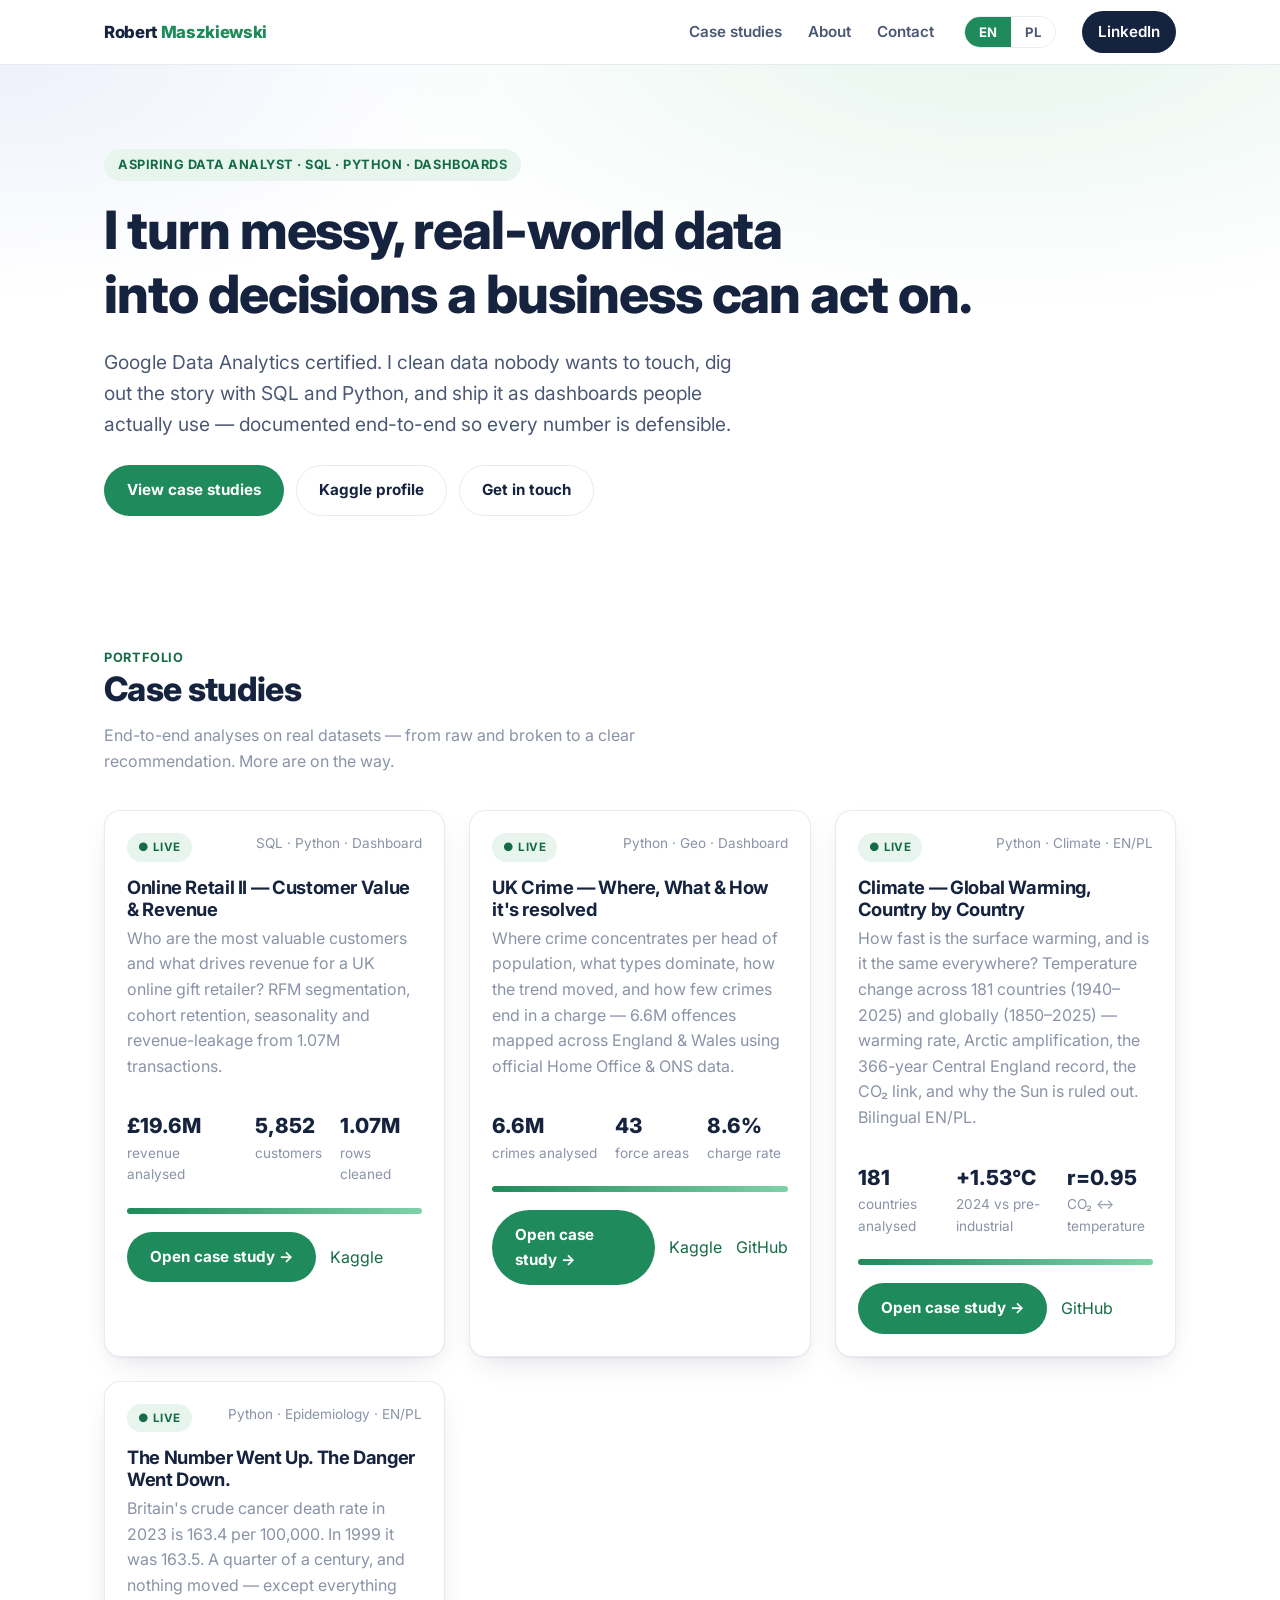
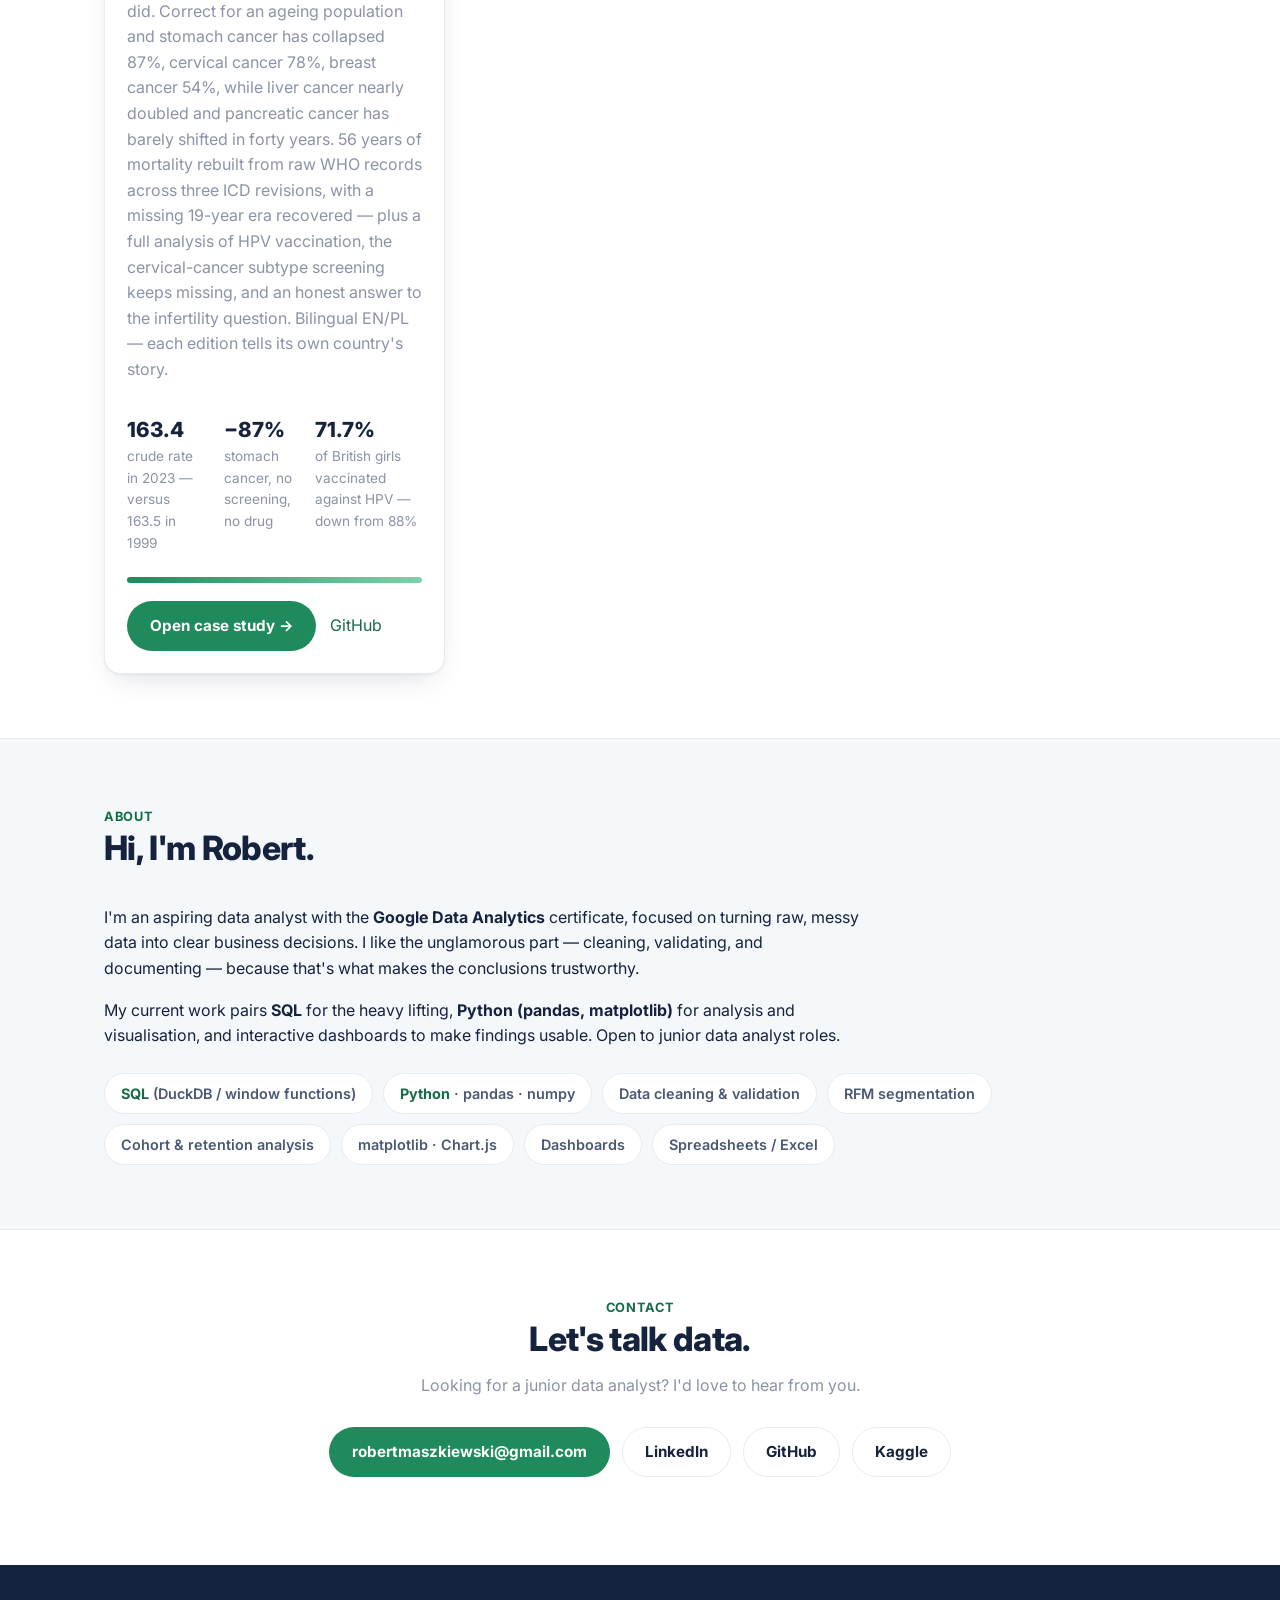
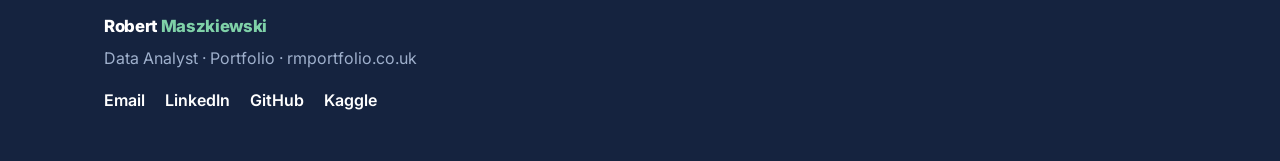
<file: index.html>
<!DOCTYPE html>
<html lang="en">
<head>
<meta charset="UTF-8">
<meta name="viewport" content="width=device-width, initial-scale=1.0">
<title>Robert Maszkiewski — Data Analyst Portfolio</title>
<meta name="description" content="Robert Maszkiewski — aspiring data analyst. Real-world case studies in SQL, Python and interactive dashboards.">
<link rel="preconnect" href="https://fonts.googleapis.com">
<link href="https://fonts.googleapis.com/css2?family=Inter:wght@400;600;700;800&display=swap" rel="stylesheet">
<link rel="icon" href="favicon.svg" type="image/svg+xml">
<link rel="stylesheet" href="assets/css/style.css">
</head>
<body>

<nav class="nav">
  <div class="container">
    <a class="brand" href="index.html">Robert&nbsp;<span>Maszkiewski</span></a>
    <div class="nav-links">
      <a href="#cases"><span class="lang-en">Case studies</span><span class="lang-pl">Projekty</span></a>
      <a class="hide-sm" href="#about"><span class="lang-en">About</span><span class="lang-pl">O mnie</span></a>
      <a class="hide-sm" href="#contact"><span class="lang-en">Contact</span><span class="lang-pl">Kontakt</span></a>
      <span class="seg lang-seg" role="group" aria-label="Language">
        <button id="langEn" class="active" onclick="setLang('en')">EN</button>
        <button id="langPl" onclick="setLang('pl')">PL</button>
      </span>
      <a class="nav-cta" href="https://www.linkedin.com/in/robert-maszkiewski" target="_blank" rel="noopener">LinkedIn</a>
    </div>
  </div>
</nav>

<header class="hero">
  <div class="container">
    <span class="eyebrow"><span class="lang-en">Aspiring Data Analyst · SQL · Python · Dashboards</span><span class="lang-pl">Aspirujący analityk danych · SQL · Python · Dashboardy</span></span>
    <h1><span class="lang-en">I turn messy, real-world data<br>into decisions a business can act on.</span><span class="lang-pl">Zamieniam chaotyczne, prawdziwe dane<br>w decyzje, na których biznes może działać.</span></h1>
    <p class="lead"><span class="lang-en">Google Data Analytics certified. I clean data nobody wants to touch, dig out the story with SQL and Python, and ship it as dashboards people actually use — documented end-to-end so every number is defensible.</span><span class="lang-pl">Certyfikat Google Data Analytics. Czyszczę dane, których nikt nie chce dotykać, wydobywam z nich historię w SQL i Pythonie i dostarczam jako dashboardy, z których ludzie naprawdę korzystają — udokumentowane od początku do końca, tak że każdą liczbę da się obronić.</span></p>
    <div class="hero-actions">
      <a class="btn btn-primary" href="#cases"><span class="lang-en">View case studies</span><span class="lang-pl">Zobacz projekty</span></a>
      <a class="btn btn-ghost" href="https://www.kaggle.com/robertmaszkiewski" target="_blank" rel="noopener"><span class="lang-en">Kaggle profile</span><span class="lang-pl">Profil Kaggle</span></a>
      <a class="btn btn-ghost" href="mailto:robertmaszkiewski@gmail.com"><span class="lang-en">Get in touch</span><span class="lang-pl">Napisz do mnie</span></a>
    </div>
  </div>
</header>

<!-- CASE STUDIES -->
<section id="cases">
  <div class="container">
    <div class="section-head">
      <span class="eyebrow">Portfolio</span>
      <h2><span class="lang-en">Case studies</span><span class="lang-pl">Projekty</span></h2>
      <p class="muted"><span class="lang-en">End-to-end analyses on real datasets — from raw and broken to a clear recommendation. More are on the way.</span><span class="lang-pl">Kompletne analizy na prawdziwych zbiorach danych — od surowych i wadliwych po jasną rekomendację. Kolejne w drodze.</span></p>
    </div>

    <div class="cards">

      <!-- LIVE: Online Retail II -->
      <article class="card live">
        <div class="card-top">
          <span class="badge badge-live">● Live</span>
          <span class="muted" style="font-size:.85rem">SQL · Python · Dashboard</span>
        </div>
        <div class="card-body">
          <h3><span class="lang-en">Online Retail II — Customer Value &amp; Revenue</span><span class="lang-pl">Online Retail II — wartość klienta i przychody</span></h3>
          <p class="muted"><span class="lang-en">Who are the most valuable customers and what drives revenue for a UK online gift retailer? RFM segmentation, cohort retention, seasonality and revenue-leakage from 1.07M transactions.</span><span class="lang-pl">Kim są najbardziej wartościowi klienci i co napędza przychody brytyjskiego sklepu internetowego z upominkami? Segmentacja RFM, retencja kohort, sezonowość i wyciek przychodu z 1,07 mln transakcji.</span></p>
          <div class="card-metrics">
            <div><b>£19.6M</b><span class="lang-en">revenue analysed</span><span class="lang-pl">przeanalizowanego przychodu</span></div>
            <div><b>5,852</b><span class="lang-en">customers</span><span class="lang-pl">klientów</span></div>
            <div><b>1.07M</b><span class="lang-en">rows cleaned</span><span class="lang-pl">oczyszczonych wierszy</span></div>
          </div>
          <div class="spark"></div>
          <div class="card-foot" style="margin-top:18px">
            <a class="btn btn-primary" href="case-studies/online-retail-ii.html"><span class="lang-en">Open case study →</span><span class="lang-pl">Otwórz projekt →</span></a>
            <a href="https://www.kaggle.com/code/robertmaszkiewski/online-retail-ii-customer-value-revenue-analysis" target="_blank" rel="noopener">Kaggle</a>
          </div>
        </div>
      </article>

      <!-- LIVE: UK Crime -->
      <article class="card live">
        <div class="card-top">
          <span class="badge badge-live">● Live</span>
          <span class="muted" style="font-size:.85rem">Python · Geo · Dashboard</span>
        </div>
        <div class="card-body">
          <h3><span class="lang-en">UK Crime — Where, What &amp; How it's resolved</span><span class="lang-pl">Przestępczość w UK — gdzie, jakie i jak rozwiązywane</span></h3>
          <p class="muted"><span class="lang-en">Where crime concentrates per head of population, what types dominate, how the trend moved, and how few crimes end in a charge — 6.6M offences mapped across England &amp; Wales using official Home Office &amp; ONS data.</span><span class="lang-pl">Gdzie przestępczość koncentruje się na mieszkańca, jakie typy dominują, jak zmieniał się trend i jak mało spraw kończy się zarzutem — 6,6 mln przestępstw zmapowanych w Anglii i Walii na podstawie oficjalnych danych Home Office i ONS.</span></p>
          <div class="card-metrics">
            <div><b>6.6M</b><span class="lang-en">crimes analysed</span><span class="lang-pl">przeanalizowanych przestępstw</span></div>
            <div><b>43</b><span class="lang-en">force areas</span><span class="lang-pl">obszary policyjne</span></div>
            <div><b>8.6%</b><span class="lang-en">charge rate</span><span class="lang-pl">wskaźnik zarzutów</span></div>
          </div>
          <div class="spark"></div>
          <div class="card-foot" style="margin-top:18px">
            <a class="btn btn-primary" href="case-studies/uk-crime.html"><span class="lang-en">Open case study →</span><span class="lang-pl">Otwórz projekt →</span></a>
            <a href="https://www.kaggle.com/code/robertmaszkiewski/uk-crime" target="_blank" rel="noopener">Kaggle</a>
            <a href="https://github.com/robertmaszkiewski/uk-crime-analysis" target="_blank" rel="noopener">GitHub</a>
          </div>
        </div>
      </article>

      <!-- LIVE: Climate -->
      <article class="card live">
        <div class="card-top">
          <span class="badge badge-live">● Live</span>
          <span class="muted" style="font-size:.85rem">Python · Climate · EN/PL</span>
        </div>
        <div class="card-body">
          <h3><span class="lang-en">Climate — Global Warming, Country by Country</span><span class="lang-pl">Klimat — globalne ocieplenie, kraj po kraju</span></h3>
          <p class="muted"><span class="lang-en">How fast is the surface warming, and is it the same everywhere? Temperature change across 181 countries (1940–2025) and globally (1850–2025) — warming rate, Arctic amplification, the 366-year Central England record, the CO₂ link, and why the Sun is ruled out. Bilingual EN/PL.</span><span class="lang-pl">Jak szybko ociepla się powierzchnia Ziemi i czy wszędzie tak samo? Zmiana temperatury w 181 krajach (1940–2025) i globalnie (1850–2025) — tempo ocieplenia, wzmocnienie arktyczne, 366-letni zapis Central England, związek z CO₂ i dlaczego Słońce zostaje wykluczone. Dwujęzyczne EN/PL.</span></p>
          <div class="card-metrics">
            <div><b>181</b><span class="lang-en">countries analysed</span><span class="lang-pl">przeanalizowanych krajów</span></div>
            <div><b>+1.53°C</b><span class="lang-en">2024 vs pre-industrial</span><span class="lang-pl">2024 vs przedindustrialne</span></div>
            <div><b>r=0.95</b><span class="lang-en">CO₂ ↔ temperature</span><span class="lang-pl">CO₂ ↔ temperatura</span></div>
          </div>
          <div class="spark"></div>
          <div class="card-foot" style="margin-top:18px">
            <a class="btn btn-primary" href="case-studies/climate.html"><span class="lang-en">Open case study →</span><span class="lang-pl">Otwórz projekt →</span></a>
            <a href="https://github.com/Ma8a/klimat" target="_blank" rel="noopener">GitHub</a>
          </div>
        </div>
      </article>

      <!-- LIVE: Cancer -->
      <article class="card live">
        <div class="card-top">
          <span class="badge badge-live">● Live</span>
          <span class="muted" style="font-size:.85rem">Python · Epidemiology · EN/PL</span>
        </div>
        <div class="card-body">
          <h3><span class="lang-en">The Number Went Up. The Danger Went Down.</span><span class="lang-pl">Liczba rośnie. Niebezpieczeństwo maleje.</span></h3>
          <p class="muted"><span class="lang-en">Britain's crude cancer death rate in 2023 is 163.4 per 100,000. In 1999 it was 163.5. A quarter of a century, and nothing moved — except everything did. Correct for an ageing population and stomach cancer has collapsed 87%, cervical cancer 78%, breast cancer 54%, while liver cancer nearly doubled and pancreatic cancer has barely shifted in forty years. 56 years of mortality rebuilt from raw WHO records across three ICD revisions, with a missing 19-year era recovered — plus a full analysis of HPV vaccination, the cervical-cancer subtype screening keeps missing, and an honest answer to the infertility question. Bilingual EN/PL — each edition tells its own country's story.</span><span class="lang-pl">Surowy współczynnik zgonów na raka wzrósł w Polsce o 23% między 1999 a 2023. Wygląda jak przegrywana wojna — i jest to złudzenie starzejącej się populacji. Po korekcie na wiek rak żołądka spadł o 82%, szyjki macicy o 63%, trzonu macicy o 51%. Ale prostata szczytowała dopiero w 2018, a w raku jelita grubego wyprzedziliśmy Brytyjczyków — w złą stronę. 56 lat umieralności odbudowane z surowych rekordów WHO, z odzyskaną 19-letnią erą — plus pełna analiza szczepień HPV, tego rodzaju raka szyjki, którego cytologia nie widzi, i uczciwa odpowiedź na pytanie o niepłodność. Dwujęzyczne EN/PL — każda wersja opowiada o swoim kraju.</span></p>
          <div class="card-metrics lang-en">
            <div><b>163.4</b><span>crude rate in 2023 — versus 163.5 in 1999</span></div>
            <div><b>−87%</b><span>stomach cancer, no screening, no drug</span></div>
            <div><b>71.7%</b><span>of British girls vaccinated against HPV — down from 88%</span></div>
          </div>
          <div class="card-metrics lang-pl">
            <div><b>+23%</b><span>surowy współczynnik 1999–2023 — złudzenie</span></div>
            <div><b>−82%</b><span>rak żołądka, bez screeningu i bez leku</span></div>
            <div><b>14,9%</b><span>polskich dziewcząt zaszczepionych przeciw HPV — Brytania: 88%</span></div>
          </div>
          <div class="spark"></div>
          <div class="card-foot" style="margin-top:18px">
            <a class="btn btn-primary" href="case-studies/cancer.html"><span class="lang-en">Open case study →</span><span class="lang-pl">Otwórz projekt →</span></a>
            <a href="https://github.com/robertmaszkiewski/global-cancer-trends-analysis" target="_blank" rel="noopener">GitHub</a>
          </div>
        </div>
      </article>

    </div>
  </div>
</section>

<!-- ABOUT -->
<section id="about" class="section-soft">
  <div class="container">
    <div class="section-head">
      <span class="eyebrow"><span class="lang-en">About</span><span class="lang-pl">O mnie</span></span>
      <h2><span class="lang-en">Hi, I'm Robert.</span><span class="lang-pl">Cześć, jestem Robert.</span></h2>
    </div>
    <div style="max-width:760px">
      <p><span class="lang-en">I'm an aspiring data analyst with the <strong>Google Data Analytics</strong> certificate, focused on turning raw, messy data into clear business decisions. I like the unglamorous part — cleaning, validating, and documenting — because that's what makes the conclusions trustworthy.</span><span class="lang-pl">Jestem aspirującym analitykiem danych z certyfikatem <strong>Google Data Analytics</strong>, skupionym na zamienianiu surowych, chaotycznych danych w jasne decyzje biznesowe. Lubię tę mniej efektowną część — czyszczenie, walidację i dokumentowanie — bo to ona sprawia, że wnioskom można zaufać.</span></p>
      <p><span class="lang-en">My current work pairs <strong>SQL</strong> for the heavy lifting, <strong>Python (pandas, matplotlib)</strong> for analysis and visualisation, and interactive dashboards to make findings usable. Open to junior data analyst roles.</span><span class="lang-pl">W swojej pracy łączę <strong>SQL</strong> do najcięższej roboty, <strong>Python (pandas, matplotlib)</strong> do analizy i wizualizacji oraz interaktywne dashboardy, by wyniki dało się wykorzystać. Otwarty na stanowiska młodszego analityka danych.</span></p>
    </div>
    <div class="chips" style="margin-top:24px">
      <span class="chip"><strong>SQL</strong> (DuckDB / window functions)</span>
      <span class="chip"><strong>Python</strong> · pandas · numpy</span>
      <span class="chip"><span class="lang-en">Data cleaning &amp; validation</span><span class="lang-pl">Czyszczenie i walidacja danych</span></span>
      <span class="chip"><span class="lang-en">RFM segmentation</span><span class="lang-pl">Segmentacja RFM</span></span>
      <span class="chip"><span class="lang-en">Cohort &amp; retention analysis</span><span class="lang-pl">Analiza kohort i retencji</span></span>
      <span class="chip">matplotlib · Chart.js</span>
      <span class="chip"><span class="lang-en">Dashboards</span><span class="lang-pl">Dashboardy</span></span>
      <span class="chip"><span class="lang-en">Spreadsheets / Excel</span><span class="lang-pl">Arkusze / Excel</span></span>
    </div>
  </div>
</section>

<!-- CONTACT -->
<section id="contact">
  <div class="container center">
    <div class="section-head center" style="margin:0 auto 28px">
      <span class="eyebrow"><span class="lang-en">Contact</span><span class="lang-pl">Kontakt</span></span>
      <h2><span class="lang-en">Let's talk data.</span><span class="lang-pl">Porozmawiajmy o danych.</span></h2>
      <p class="muted"><span class="lang-en">Looking for a junior data analyst? I'd love to hear from you.</span><span class="lang-pl">Szukasz młodszego analityka danych? Chętnie się odezwę.</span></p>
    </div>
    <div class="hero-actions" style="justify-content:center">
      <a class="btn btn-primary" href="mailto:robertmaszkiewski@gmail.com">robertmaszkiewski@gmail.com</a>
      <a class="btn btn-ghost" href="https://www.linkedin.com/in/robert-maszkiewski" target="_blank" rel="noopener">LinkedIn</a>
      <a class="btn btn-ghost" href="https://github.com/robertmaszkiewski" target="_blank" rel="noopener">GitHub</a>
      <a class="btn btn-ghost" href="https://www.kaggle.com/robertmaszkiewski" target="_blank" rel="noopener">Kaggle</a>
    </div>
  </div>
</section>

<footer>
  <div class="container">
    <div class="brand" style="color:#fff">Robert <span style="color:#7fd1a8">Maszkiewski</span></div>
    <p class="muted" style="color:#9fb0cc;margin-top:6px"><span class="lang-en">Data Analyst</span><span class="lang-pl">Analityk danych</span> · Portfolio · rmportfolio.co.uk</p>
    <div class="foot-links">
      <a href="mailto:robertmaszkiewski@gmail.com"><span class="lang-en">Email</span><span class="lang-pl">E-mail</span></a>
      <a href="https://www.linkedin.com/in/robert-maszkiewski" target="_blank" rel="noopener">LinkedIn</a>
      <a href="https://github.com/robertmaszkiewski" target="_blank" rel="noopener">GitHub</a>
      <a href="https://www.kaggle.com/robertmaszkiewski" target="_blank" rel="noopener">Kaggle</a>
    </div>
  </div>
</footer>

<script src="assets/js/lang.js"></script>
</body>
</html>
</file>
<file: assets/css/style.css>
/* ===========================================================
   Robert Maszkiewski — Data Analytics Portfolio
   Shared stylesheet. Light + professional + green data accent.
   =========================================================== */
:root{
  --ink:#15233f; --ink-soft:#4b5874; --muted:#8a93a7;
  --bg:#ffffff; --bg-soft:#f5f8fb; --line:#e6ebf2;
  --green:#1f8a5b; --green-d:#156b46; --green-soft:#e7f5ee;
  --indigo:#3b4ea0; --amber:#c98a17; --red:#c0392b;
  --radius:16px; --shadow:0 1px 2px rgba(20,35,63,.06),0 12px 30px -12px rgba(20,35,63,.18);
  --maxw:1120px;
  color-scheme:light;            /* site is designed light — stop mobile browsers auto-inverting it to a broken "dark" */
}
*{box-sizing:border-box}
/* kill the rectangular tap flash on mobile — pills/links keep their rounded shape */
a,button,.btn,.nav-cta{-webkit-tap-highlight-color:transparent}
button{font-family:inherit}
html{scroll-behavior:smooth}
html,body{overflow-x:clip}        /* kill page-level horizontal overflow/cut on zoom-out (clip = sticky-nav-safe, unlike hidden) */
body{margin:0;font-family:Inter,-apple-system,BlinkMacSystemFont,"Segoe UI",Roboto,sans-serif;
  color:var(--ink);background:var(--bg);line-height:1.6;-webkit-font-smoothing:antialiased}
a{color:var(--green-d);text-decoration:none}
a:hover{text-decoration:underline}
h1,h2,h3{line-height:1.2;letter-spacing:-.02em;color:var(--ink);margin:0 0 .4em}
h1{font-size:clamp(2rem,5vw,3.3rem);font-weight:800}
h2{font-size:clamp(1.5rem,3vw,2.1rem);font-weight:800}
h3{font-size:1.15rem;font-weight:700}
p{margin:0 0 1rem}
.container{max-width:var(--maxw);margin:0 auto;padding:0 24px}
.muted{color:var(--muted)}
.center{text-align:center}

/* ---- nav ---- */
.nav{position:sticky;top:0;z-index:50;background:rgba(255,255,255,.82);backdrop-filter:blur(10px);
  border-bottom:1px solid var(--line)}
.nav .container{display:flex;align-items:center;justify-content:space-between;height:64px;gap:12px}
.brand{font-weight:800;letter-spacing:-.02em;color:var(--ink);font-size:1.05rem;white-space:nowrap;flex-shrink:0}
.brand span{color:var(--green)}
.nav-links{display:flex;gap:26px;align-items:center;flex-wrap:nowrap}
.nav-links a{color:var(--ink-soft);font-weight:600;font-size:.95rem}
.nav-links a:hover{color:var(--green-d);text-decoration:none}
.nav-cta{background:var(--ink);color:#fff!important;padding:9px 16px;border-radius:999px;font-size:.9rem;white-space:nowrap}
.nav-cta:hover{background:var(--green-d);text-decoration:none}

/* ---- buttons ---- */
.btn{display:inline-flex;align-items:center;gap:8px;font-weight:700;font-size:.95rem;
  padding:12px 22px;border-radius:999px;border:1px solid transparent;cursor:pointer;transition:.18s}
.btn-primary{background:var(--green);color:#fff}
.btn-primary:hover{background:var(--green-d);text-decoration:none;transform:translateY(-1px)}
.btn-ghost{background:#fff;border-color:var(--line);color:var(--ink)}
.btn-ghost:hover{border-color:var(--green);color:var(--green-d);text-decoration:none}

/* ---- hero ---- */
.hero{position:relative;overflow:hidden;padding:84px 0 64px;background:
  radial-gradient(1100px 480px at 78% -8%,var(--green-soft),transparent 60%),
  radial-gradient(900px 420px at 0% 0%,#eef1fb,transparent 55%)}
.hero .eyebrow{display:inline-block;background:var(--green-soft);color:var(--green-d);
  font-weight:700;font-size:.8rem;letter-spacing:.04em;text-transform:uppercase;padding:6px 14px;border-radius:999px;margin-bottom:18px}
.hero p.lead{font-size:1.2rem;color:var(--ink-soft);max-width:640px}
.hero-actions{display:flex;gap:12px;flex-wrap:wrap;margin-top:26px}

/* ---- sections ---- */
section{padding:64px 0}
.section-soft{background:var(--bg-soft);border-top:1px solid var(--line);border-bottom:1px solid var(--line)}
.section-head{max-width:640px;margin-bottom:36px}
.section-head .eyebrow{color:var(--green-d);font-weight:700;text-transform:uppercase;letter-spacing:.05em;font-size:.8rem}

/* ---- skills chips ---- */
.chips{display:flex;flex-wrap:wrap;gap:10px}
.chip{background:#fff;border:1px solid var(--line);border-radius:999px;padding:8px 16px;font-weight:600;font-size:.9rem;color:var(--ink-soft)}
.chip strong{color:var(--green-d)}

/* ---- case study cards ---- */
.cards{display:grid;grid-template-columns:repeat(auto-fit,minmax(min(320px,100%),1fr));gap:24px}
.card{display:flex;flex-direction:column;background:#fff;border:1px solid var(--line);border-radius:var(--radius);
  overflow:hidden;transition:.2s;box-shadow:var(--shadow)}
.card.live:hover{transform:translateY(-4px);border-color:#cfe6da}
.card-top{padding:22px 22px 0;display:flex;justify-content:space-between;align-items:start;gap:12px}
.badge{font-size:.72rem;font-weight:700;text-transform:uppercase;letter-spacing:.04em;padding:5px 11px;border-radius:999px}
.badge-live{background:var(--green-soft);color:var(--green-d)}
.badge-soon{background:#f0f2f7;color:var(--muted)}
.card-body{padding:14px 22px 22px;flex:1;display:flex;flex-direction:column}
.card-body h3{margin-bottom:6px}
.card-metrics{display:flex;gap:18px;margin:14px 0 18px}
.card-metrics div{font-size:.85rem;color:var(--muted)}
.card-metrics b{display:block;font-size:1.3rem;color:var(--ink);font-weight:800}
.card-foot{margin-top:auto;display:flex;gap:14px;align-items:center}
.card.soon{opacity:.72}
.card.soon .card-foot{color:var(--muted)}
.spark{height:6px;border-radius:999px;background:linear-gradient(90deg,var(--green),#7fd1a8);margin-top:4px}

/* ---- case study page ---- */
.cs-hero{padding:54px 0 26px;background:radial-gradient(900px 360px at 85% -20%,var(--green-soft),transparent 60%)}
.cs-meta{display:flex;flex-wrap:wrap;gap:10px 22px;color:var(--ink-soft);font-size:.92rem;margin-top:8px}
.cs-meta b{color:var(--ink)}
.back{color:var(--ink-soft);font-weight:600;font-size:.9rem}
.phase{display:inline-block;font-size:.74rem;font-weight:700;letter-spacing:.05em;text-transform:uppercase;
  color:var(--green-d);background:var(--green-soft);padding:4px 12px;border-radius:999px;margin-bottom:10px}
.lede{font-size:1.12rem;color:var(--ink-soft);max-width:760px}
.callout{border-left:3px solid var(--green);background:var(--green-soft);padding:14px 18px;border-radius:0 12px 12px 0;margin:18px 0}

/* ---- KPI grid ---- */
.kpis{display:grid;grid-template-columns:repeat(auto-fit,minmax(150px,1fr));gap:16px;margin:8px 0 8px}
.kpi{background:#fff;border:1px solid var(--line);border-radius:14px;padding:18px;box-shadow:var(--shadow)}
.kpi .v{font-size:1.7rem;font-weight:800;letter-spacing:-.02em}
.kpi .l{font-size:.82rem;color:var(--muted);margin-top:2px}
.kpi.good .v{color:var(--green-d)} .kpi.bad .v{color:var(--red)}

/* ---- chart blocks ---- */
.chart-grid{display:grid;grid-template-columns:1fr 1fr;gap:22px}
.panel{background:#fff;border:1px solid var(--line);border-radius:var(--radius);padding:20px;box-shadow:var(--shadow);min-width:0}
.panel h3{margin-bottom:2px}
.panel .sub{color:var(--muted);font-size:.88rem;margin-bottom:14px}
.panel.full{grid-column:1 / -1}
.chart-wrap{position:relative;height:300px}

/* ---- cohort heatmap ---- */
.cohort{width:100%;border-collapse:collapse;font-size:.78rem}
.cohort th,.cohort td{padding:6px 4px;text-align:center;border-radius:4px}
.cohort th{color:var(--muted);font-weight:600}
.cohort td.lab{text-align:left;color:var(--ink-soft);font-weight:600;white-space:nowrap;padding-right:10px}

/* ---- solutions ---- */
.sol{display:grid;grid-template-columns:repeat(auto-fit,minmax(260px,1fr));gap:18px}
.sol .panel.rec{border-color:#bfe3d0;box-shadow:0 0 0 2px var(--green-soft),var(--shadow)}
.pill{font-size:.7rem;font-weight:700;text-transform:uppercase;color:var(--green-d);background:var(--green-soft);padding:3px 9px;border-radius:999px}
.pro{color:var(--green-d)} .con{color:var(--ink-soft)}
.sol ul{margin:8px 0 0;padding-left:18px} .sol li{margin-bottom:5px}

/* ---- next steps ---- */
.steps{list-style:none;padding:0;margin:0;display:grid;gap:12px}
.steps li{background:#fff;border:1px solid var(--line);border-radius:12px;padding:14px 18px;display:flex;gap:14px}
.steps .n{flex:none;width:30px;height:30px;border-radius:999px;background:var(--ink);color:#fff;display:grid;place-items:center;font-weight:800;font-size:.9rem}

/* ---- bilingual EN/PL toggle (shared by all case studies) ---- */
/* Hide only the INACTIVE language. The active language keeps its natural display
   (inline/block/list-item) — no display:revert, so it works in every browser. */
body:not(.lang-pl) .lang-pl{display:none}
body.lang-pl .lang-en{display:none}
.seg{display:inline-flex;border:1px solid var(--line);border-radius:999px;overflow:hidden;background:#fff;flex-shrink:0;-webkit-tap-highlight-color:transparent}
.seg button{border:0;background:#fff;color:var(--ink-soft);font-weight:700;font-size:.82rem;padding:7px 14px;cursor:pointer;font-family:inherit;transition:.15s;-webkit-tap-highlight-color:transparent}
.seg button.active{background:var(--green);color:#fff}
.seg button:hover:not(.active){color:var(--green-d)}
.lang-seg{margin-left:4px}

/* ---- footer ---- */
footer{background:var(--ink);color:#c9d2e4;padding:48px 0;margin-top:24px}
footer a{color:#fff;font-weight:600}
.foot-links{display:flex;flex-wrap:wrap;gap:20px;margin-top:10px}

@media(max-width:760px){
  .nav-links{gap:14px} .nav-links a.hide-sm{display:none}
  .chart-grid{grid-template-columns:1fr}
  section{padding:46px 0}
}

/* phones: declutter the top bar — keep brand + the CTA pill + the EN/PL toggle,
   drop the wrapping text links, and shrink the pill so it stops eating the bar */
@media(max-width:560px){
  .container{padding:0 16px}
  .nav .container{height:56px}
  .brand{font-size:.95rem}
  .nav-links{gap:8px}
  .nav-links a:not(.nav-cta){display:none}
  .nav-cta{padding:7px 13px;font-size:.8rem}
  .btn{padding:11px 18px;font-size:.9rem}
  .hero-actions{gap:10px}
  .seg button{padding:6px 11px;font-size:.78rem}
  .lang-seg{margin-left:0}
}

/* wyjasnienie luk pod wykresem — luka zawsze ma powod, czytelnik ma go znac */
.gap-note{display:none;font-size:.82rem;line-height:1.5;color:var(--ink-soft);margin-top:10px;padding:9px 12px;background:var(--bg-soft);border-left:3px solid var(--amber);border-radius:0 8px 8px 0}
.gap-note b{color:var(--ink)}
</file>
